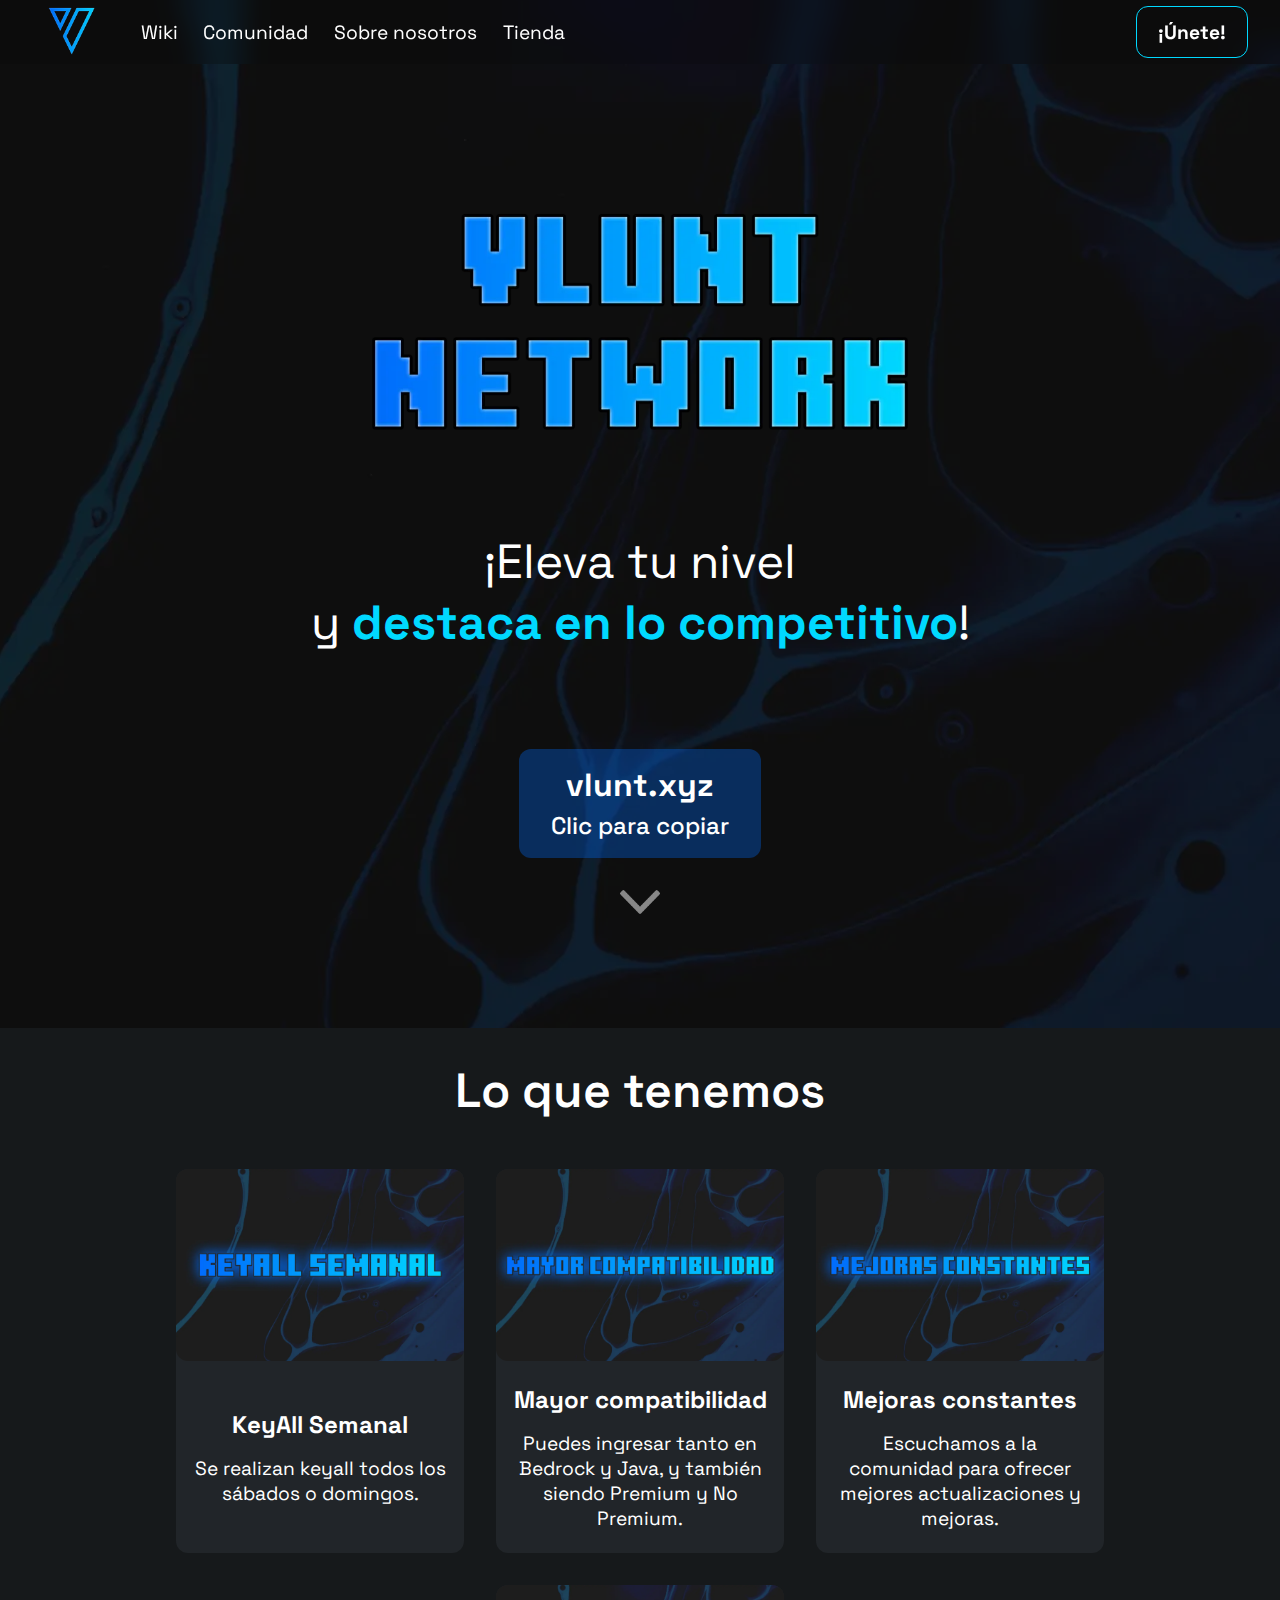
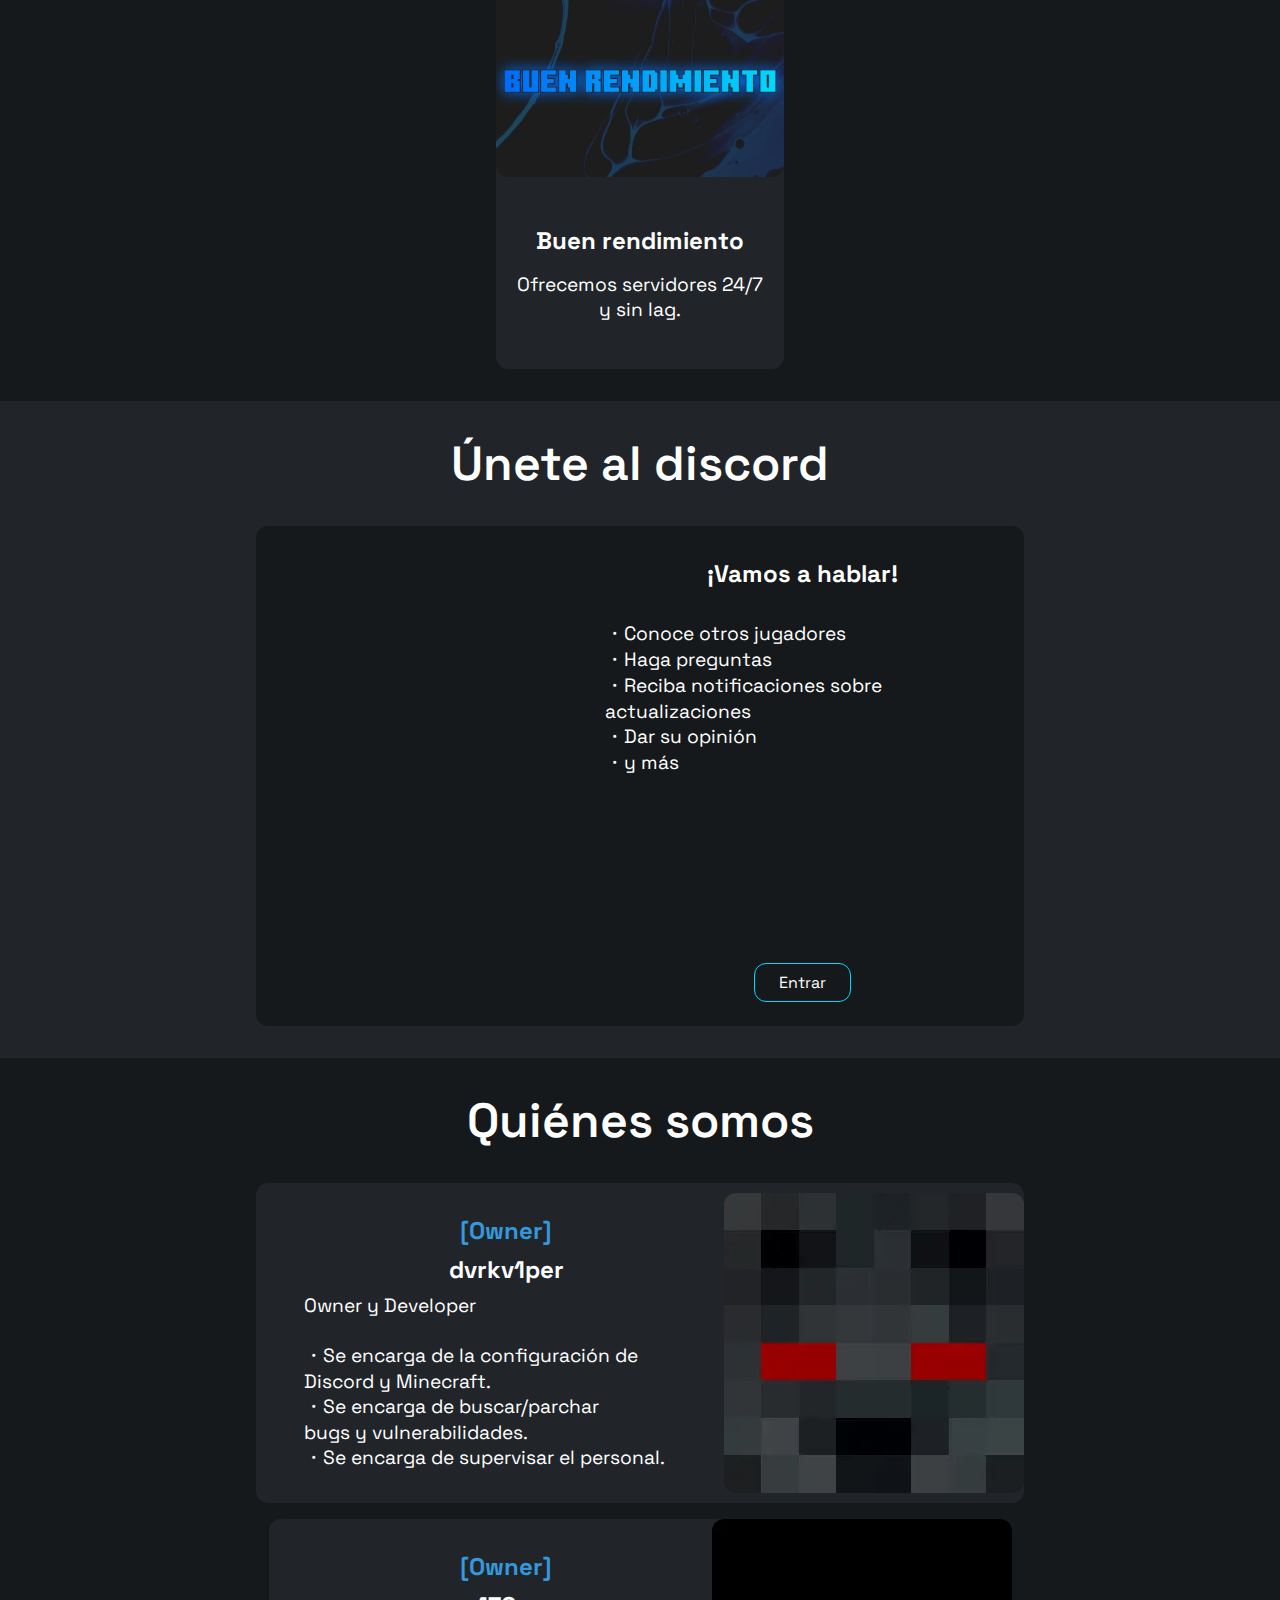
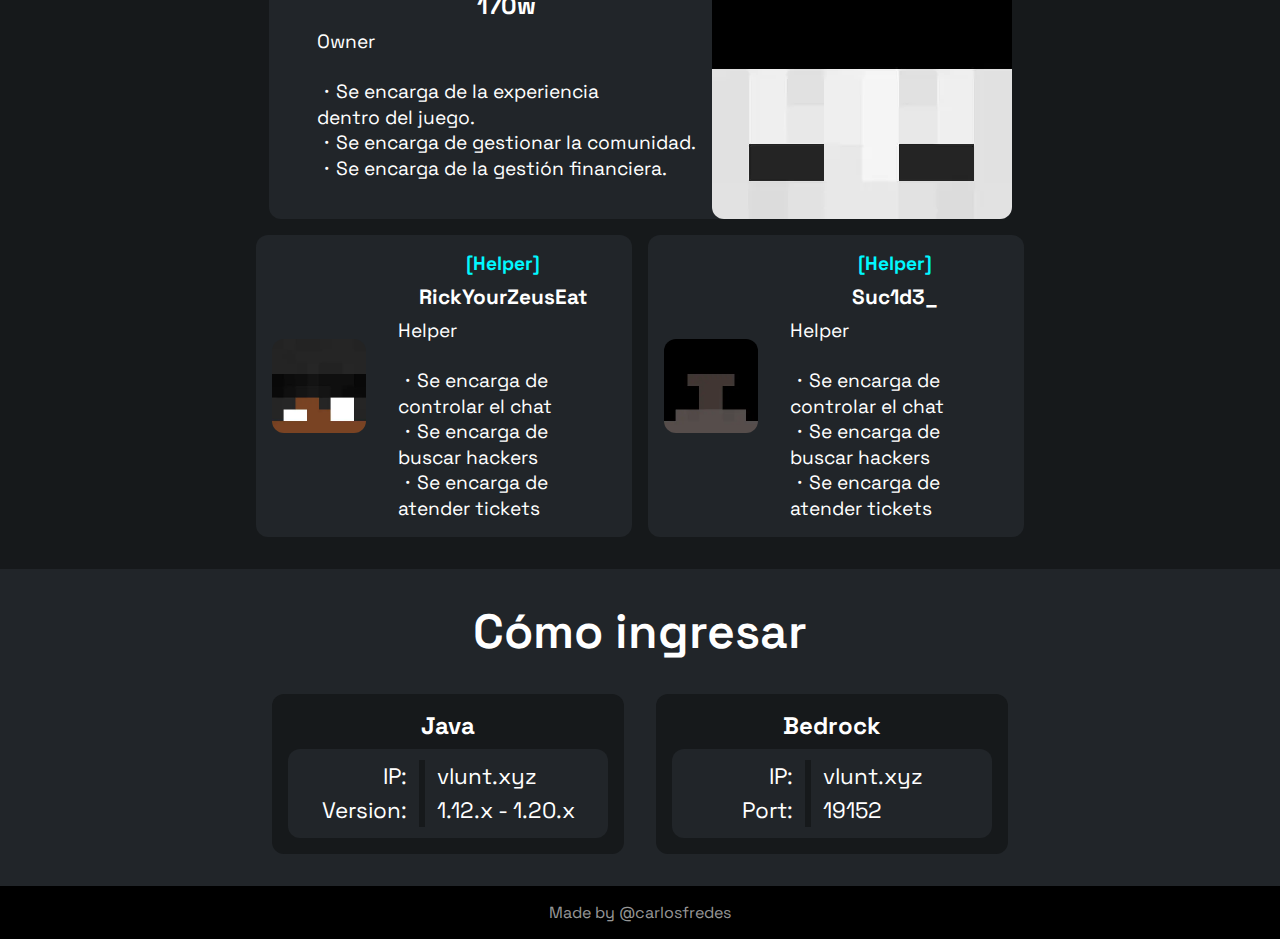
<file: index.html>
<!DOCTYPE html>
<html lang="es">
  <head>
    <meta charset="UTF-8">
    <meta http-equiv="X-UA-Compatible" content="IE=edge">
    <meta name="viewport" content="width=device-width, initial-scale=1.0">
    <title>Vlunt Network | Inicio</title>
    <meta name="description" content="¡Explora nuestro servidor Minecraft en Vlunt Network! Únete a la competencia y construye tu camino hacia la cima. ¡Descubre aventuras emocionantes y una comunidad vibrante hoy mismo!">
    <meta name="author" content="Carlos Fredes">
    <meta name="keywords" content="Vlunt Network, Vlunt, vluntnetwork, Carlos Fredes, Epyc, EpycDev, 170w, dvrkv1per">
    <link rel="icon" href="https://www.vlunt.xyz/media/favicon.webp">
    <meta name="theme-color" content="#00D9FF">
    <meta property="og:title" content="Vlunt Network">
    <meta property="og:site_name" content="Vlunt Website">
    <meta property="og:description" content="¡Explora nuestro servidor Minecraft en Vlunt Network! Únete a la competencia y construye tu camino hacia la cima. ¡Descubre aventuras emocionantes y una comunidad vibrante hoy mismo!">
    <meta property="og:type" content="website">
    <meta property="og:url" content="https://www.vlunt.xyz">
    <meta property="og:image" content="https://www.vlunt.xyz/media/logo_small.webp">
    <link rel="stylesheet" href="media/style.css">
    <link rel="stylesheet" href="https://cdnjs.cloudflare.com/ajax/libs/font-awesome/4.7.0/css/font-awesome.min.css">
</head>
<body>
    <script src="https://ajax.googleapis.com/ajax/libs/jquery/3.5.1/jquery.min.js"></script>
    <nav class="desktop_navbar">
      <a href="#homebutton"><img class="desktop_navbar_logo_img" src="media/logo_small.webp" alt="logo"></a>
      <a href="/wiki/index.html" target="_blank" rel="noopener noreferrer" class="desktop_navbar_link">Wiki</a>
      <a href="#discord" class="desktop_navbar_link scroll">Comunidad</a>
      <a href="#about" class="desktop_navbar_link scroll">Sobre nosotros</a>
      <a href="https://vlunt.tebex.io/" target="_blank" rel="noopener noreferrer" class="desktop_navbar_link scroll">Tienda</a>
      <div class="desktop_navbar_link2_div">
          <a href="#join" class="desktop_navbar_link2 scroll">¡Únete!</a>
      </div>
    </nav>
    <div class="mobile_navbar">
      <a href="#" class="mobile_navbar_logo_img_a"><img class="mobile_navbar_logo_img" src="media/logo_small.webp" alt="logo"></a>
      <div id="mobile_navbar_links">
          <a class="mobile_navbar_link" onclick="mobile_navbar_link_hider()" href="/wiki/index.html" target="_blank" rel="noopener noreferrer">Wiki</a>
          <a class="mobile_navbar_link scroll" onclick="mobile_navbar_link_hider()" href="#discord">Comunidad</a>
          <a class="mobile_navbar_link scroll" onclick="mobile_navbar_link_hider()" href="#about">Sobre nosotros</a>
          <a class="mobile_navbar_link scroll" onclick="mobile_navbar_link_hider()" href="https://vlunt.tebex.io/" target="_blank" rel="noopener noreferrer">Tienda</a>
          <a class="mobile_navbar_link scroll" onclick="mobile_navbar_link_hider()" href="#join">¡Únete!</a>
        </div>
        <div class="icon" onclick="mobile_navbar_link_hider()">
            <i class="fa fa-bars"></i>
        </div>
    </div>
    <div id="homebutton" class="mainflex">
      <div class="main1">
        <a class="main1_logo_a">
          <img class="main1_logo" src="media/logo.webp" alt="logo">
        </a>
        <div class="main1_description">
          <a>¡Eleva tu nivel<br>y</a>
          <a class="main1_actcent">destaca en lo competitivo</a><a>!</a>
        </div>
        <div class="main1_ipcopier_div">
          <button class="main1_ipcopier" onclick="copyText()" type="button">
            <span class="main1_ipcopier_text1">vlunt.xyz</span>
            <br>
            <span class="main1_ipcopier_text2">Clic para copiar</span>
          </button>
        </div>
        <a href="#more" class="scroll">
          <img alt="downarrow" class="main1_downarrow" src="media/downarrow.webp">
        </a>
      </div>
      <div id="more"></div>
      <div class="main2">
        <a class="headline">Lo que tenemos</a>
        <div class="main2_features_div">
          <div class="main2_feature">
            <img class="main2_feature_img" alt="Feature Image" src="media/keyall_semanal.webp">
            <a class="main2_feature_headline">KeyAll Semanal</a>
            <a class="main2_feature_text">Se realizan keyall todos los sábados o domingos.</a>
          </div>
          <div class="main2_feature">
            <img class="main2_feature_img" alt="Feature Image" src="media/mayor_compatibilidad.webp">
            <a class="main2_feature_headline">Mayor compatibilidad</a>
            <a class="main2_feature_text">Puedes ingresar tanto en Bedrock y Java, y también siendo Premium y No Premium.</a>
          </div>
          <div class="main2_feature">
            <img class="main2_feature_img" alt="Feature Image" src="media/mejoras_constantes.webp">
            <a class="main2_feature_headline">Mejoras constantes</a>
            <a class="main2_feature_text">Escuchamos a la comunidad para ofrecer mejores actualizaciones y mejoras.</a>
          </div>
          <div class="main2_feature">
            <img class="main2_feature_img" alt="Feature Image" src="media/buen_rendimiento.webp">
            <a class="main2_feature_headline">Buen rendimiento</a>
            <a class="main2_feature_text">Ofrecemos servidores 24/7 y sin lag.</a>
          </div>
        </div>
      </div>
      <div id="discord"></div>
      <div class="main4">
        <a class="headline">Únete al discord</a>
        <div class="main4_dc_div">
          <iframe class="main4_dc_widget" src="https://discord.com/widget?id=872910636856774667&theme=dark" width="350" height="500" title="discord" sandbox="allow-popups allow-popups-to-escape-sandbox allow-same-origin allow-scripts"></iframe>
          <div class="main4_dc_description_div">
            <a class="main4_dc_description_title">¡Vamos a hablar!</a>
            <a class="main4_dc_description"> ・Conoce otros jugadores <br> ・Haga preguntas <br> ・Reciba notificaciones sobre actualizaciones <br> ・Dar su opinión  <br> ・y más </a>
            <a href="https://discord.gg/vKfqQJxAex" target="_blank" rel="noopener noreferrer" class="main4_dc_button_a">
              <div class="main4_dc_button">Entrar</div>
            </a>
          </div>
        </div>
      </div>
      <div id="about"></div>
      <div class="main5">
        <a class="headline">Quiénes somos</a>
        <div class="main5_admin_div">
          <div class="main5_admins_div main5_admins_dev_type2">
            <img class="main5_admins_img" alt="admin member img" src="media/dvrkv1per.webp">
            <div class="main5_admins_description_div">
              <a class="main5_admins_description_rank main5_admins_description_rank_owner">[Owner]</a>
              <a class="main5_admins_description_title">dvrkv1per</a>
              <a class="main5_admins_description">Owner y Developer<br><br>・Se encarga de la configuración de Discord y Minecraft.<br>・Se encarga de buscar/parchar<br>bugs y vulnerabilidades.<br>・Se encarga de supervisar el personal.</a>
            </div>
          </div>
          <div class="main5_admins_div main5_admins_dev_type2">
            <img class="main5_admins_img" alt="admin member img" src="media/170w.webp">
            <div class="main5_admins_description_div">
              <a class="main5_admins_description_rank main5_admins_description_rank_owner">[Owner]</a>
              <a class="main5_admins_description_title">170w</a>
              <a class="main5_admins_description">Owner<br><br>・Se encarga de la experiencia<br>dentro del juego.<br>・Se encarga de gestionar la comunidad.<br>・Se encarga de la gestión financiera.</a>
            </div>
          </div>
          <!-- <div class="main5_admins_div main5_admins_dev_type1">
            <img class="main5_admins_img" alt="admin member img" src="media/member_placeholder.webp">
            <div class="main5_admins_description_div">
              <a class="main5_admins_description_rank main5_admins_description_rank_admin">[Admin]</a>
              <a class="main5_admins_description_title" href="https://example.com">Admin Name</a>
              <a class="main5_admins_description">Admin<br>description</a>
            </div>
          </div> -->
        </div>
        <div class="main5_supporter_div">
          <div class="main5_supporters_div">
            <img class="main5_supporters_img" alt="supporters member img" src="media/RickYourZeusEat.webp">
            <div class="main5_supporters_description_div">
              <a class="main5_supporters_description_rank main5_supporters_description_rank_supporter">[Helper]</a>
              <a class="main5_supporters_description_title">RickYourZeusEat</a>
              <a class="main5_supporters_description">Helper<br><br>・Se encarga de controlar el chat<br>・Se encarga de buscar hackers<br>・Se encarga de atender tickets</a>
            </div>
          </div>
          <div class="main5_supporters_div">
            <img class="main5_supporters_img" alt="supporters member img" src="media/Suc1d3_.webp">
            <div class="main5_supporters_description_div">
              <a class="main5_supporters_description_rank main5_supporters_description_rank_supporter">[Helper]</a>
              <a class="main5_supporters_description_title">Suc1d3_</a>
              <a class="main5_supporters_description">Helper<br><br>・Se encarga de controlar el chat<br>・Se encarga de buscar hackers<br>・Se encarga de atender tickets</a>
            </div>
          </div>
        </div>
      </div>
      <div id="join"></div>
      <div class="main3">
        <a class="headline">Cómo ingresar</a>
        <div class="main3_join_div_div">
          <div class="main3_join_div">
            <a class="main3_join_title">Java</a>
            <div class="main3_join_content_div">
              <div class="main3_join_categories">
                <a>IP:</a>
                <a>Version:</a>
              </div>
              <div class="main3_join_values">
                <a>vlunt.xyz</a>
                <a>1.12.x - 1.20.x</a>
              </div>
            </div>
          </div>
          <div class="main3_join_div">
            <a class="main3_join_title">Bedrock</a>
            <div class="main3_join_content_div">
              <div class="main3_join_categories">
                <a>IP:</a>
                <a>Port:</a>
              </div>
              <div class="main3_join_values">
                <a>vlunt.xyz</a>
                <a>19152</a>
              </div>
            </div>
          </div>
        </div>
      </div>
    </div>
    <footer class="copyright_div">
      <a href="https://carlosfredes.github.io/" target="_blank" rel="noopener noreferrer" class="copyright">Made by @carlosfredes</a>
    </footer>
    <script src="script.js"></script>
  </body>
</html>
</file>
<file: media/style.css>
* {
    scroll-behavior: smooth;
}

:root {
    --nice-padding: 6rem;
    --roundness: 0.75rem;
    --accent1: #00d9ff;
    --accent2: #006cfb;
    --accent2_transp: #006cfb55;
    --background1: #212529;
    --background2: #16191b;


    color-scheme: dark;
}
@font-face {
	font-family: 'SpaceGrotesk-Medium';
	src: url('./fonts/SpaceGrotesk-Medium.ttf') format('truetype');
	font-display: swap;
}
    @font-face {
		font-family: 'SpaceGrotesk-Light';
		src: url('./fonts/SpaceGrotesk-Light.ttf') format('truetype');
		font-display: swap;
	}
    @font-face {
		font-family: 'SpaceGrotesk-Regular';
		src: url('./fonts/SpaceGrotesk-Regular.ttf') format('truetype');
		font-display: swap;
	}
	@font-face {
		font-family: 'SpaceGrotesk-SemiBold';
		src: url('./fonts/SpaceGrotesk-SemiBold.ttf') format('truetype');
		font-display: swap;
	}
    @font-face {
		font-family: 'SpaceGrotesk-Bold';
		src: url('./fonts/SpaceGrotesk-Bold.ttf') format('truetype');
		font-display: swap;
	}

span {
    font-family: 'SpaceGrotesk-Medium', sans-serif;
}

body {
    font-family:'SpaceGrotesk-Regular', sans-serif;
    background-color: var(--background1);
    color: white;
    margin:0px;
}


#more {
    padding-top:5rem;
    margin-top: -5rem;
}
#discord {
    padding-top:5rem;
    margin-top: -5rem;
}
#about {
    padding-top:5rem;
    margin-top: -5rem;
}
#join {
    padding-top:5rem;
    margin-top: -5rem;
}


.banner {
    display: flex;
    position: fixed;
    background-color: #ff000099;
    width: 100%;
    height: 3rem;
    z-index: 10;
    font-size: 2rem;
    font-family: 'SpaceGrotesk-SemiBold', sans-serif;
    font-weight: 600;
    justify-content: center;
    backdrop-filter: blur(15px);
    align-content: center;
    padding-top: .4rem;
}



.headline {
    margin-top: 2rem;
    color: #fff;
    font-size:3rem;
    text-align: center;
    font-family: 'SpaceGrotesk-SemiBold', sans-serif;
    font-weight: 600;
}

.desktop_navbar {
    position:fixed;
    display: flex;
    height: 4rem;
    width: 100%;
    top: 0;
    right: 0;
    left: 0;
    bottom:0;
    background-color: #00000022;
    backdrop-filter: blur(15px);
    z-index: 5;
    align-items: center;
    justify-content: center;
    flex-direction: row;
}

.desktop_navbar_logo_img {
    width: 5rem;
    padding-left: 2rem;
    padding-right: 1rem;
}

.desktop_navbar_link {
    font-size: 1.2rem;
    padding: .8rem;
    transition: all .5s;
    text-decoration: none;
    color: #fff;
    text-align: center;
}
.desktop_navbar_link:hover {
    color: var(--accent1);
}

.desktop_navbar_link2 {
    padding:.5rem;
    color: #fff;
    text-decoration: none;
    text-align: center;
}
.desktop_navbar_link2_div {
    font-size: 1.2rem;
    padding: .8rem;
    transition: all .5s;
    margin-left: auto;
    margin-right: 2rem;
    font-family: 'SpaceGrotesk-Bold', sans-serif;
    font-weight: 700;
    border: solid 1px var(--accent1);
    border-radius: var(--roundness);
    text-align: center;
}
.desktop_navbar_link2_div:hover {
    border: solid 1px var(--accent2);
    background-color: var(--accent2);
    transform: scale(1.05)
}

.mobile_navbar {
    display: none;
    overflow: hidden;
    background-color: #00000033;
    backdrop-filter: blur(15px);
    position: fixed;
    width: 100%;
    z-index: 5;
    flex-direction: row;
    min-height: 53px;
}

.mobile_navbar_logo_img {
    position: absolute;
    display: block;
    height: 42px;
    padding-left: .5rem;
    top: 0;
    left: 0;
    padding-top: 3.5px;
}

.mobile_navbar #mobile_navbar_links {
    display: none;
    margin-top: 53px;
    flex-direction: column;
    align-items: center;
    width: 100%;
    background-color: #00000011;
}

.mobile_navbar_link {
    padding:.5rem;
}

.mobile_navbar a {
    color: white;
    text-decoration: none;
    font-size: 17px;
    display: block;
}

.mobile_navbar .icon {
    background-color: #00000044;
    display: block;
    position: absolute;
    right: 0;
    top: 0;
    padding: 16px;
}

.mobile_navbar_logo_img_a {
    display: block;
    background-color: #00000022;
} 



.mainflex {
    display: flex;
    align-items: center;
    align-content: center;
    justify-content: center;
    flex-direction: column;
}

.main1 {
    padding-top: calc(var(--nice-padding) + 2rem);
    display:flex;
    width: 100%;
    height: 100vh;
    align-self: center;
    flex-direction: column;
    align-items: center;
    align-content: center;
    justify-content: center;
    background: rgba(0, 0, 0, .5) url('bg.webp');
    background-blend-mode: darken;
    background-repeat: no-repeat;
    background-position: 50% 50%;
}

.main1_logo_a {
    margin-bottom: var(--nice-padding);
    cursor: default;
}

.main1_logo {
    display: block;
    align-self: center;
    margin-left:auto;
    margin-right: auto;
    transition: all .5s;
    max-width: 40rem;
}
.main1_logo:hover {
    transform: scale(1.05)
}

.main1_description {
    text-align: center;
    font-size:3rem;
    margin-bottom: var(--nice-padding);
    margin-left: 1rem;
    margin-right: 1rem;
}

.main1_actcent {
    font-family: 'SpaceGrotesk-Bold', sans-serif;
    font-weight: 800;
    color:var(--accent1);
}

.main1_ipcopier {
    padding: 1rem;
    padding-left: 2rem;
    padding-right: 2rem;
    font-size: 2rem;
    background-color: var(--accent2_transp);
    border: 0px;
    border-radius: var(--roundness);
    color: white;
    transition: all .5s;
    cursor:pointer;
    position: relative;
}

.main1_ipcopier:hover {
    background-color: var(--accent2);
    transform: scale(1.05)
}

.main1_ipcopier_text1 {
    font-size:2rem;
    font-family: 'SpaceGrotesk-Bold', sans-serif;
    font-weight: 800;
}

.main1_ipcopier_text2 {
    font-size:1.5rem;
}

.main1_popup {
    position: absolute;
    left: 50%;
    transform: translate(-50%, -0%);
    text-align: center;
    background-color: rgba(0, 217, 255, 0.1);
    border:solid rgba(0, 217, 255, 1) 1px;
    color: #fff;
    border-radius: var(--roundness);
    z-index: 9999;
    padding-left: 1rem;
    padding-right: 1rem;
    margin-top: -10.5rem;
}

.main1_downarrow {
    opacity: 50%;
    height: 1.5rem;
    padding:2rem;
    transition: all .5s;
}

.main1_downarrow:hover {
    opacity: 100%;
    transform: scale(1.05)
}

.main2 {
    display: flex;
    justify-content: center;
    flex-direction: column;
    align-content: center;
    padding-bottom: 1rem;
    background-color: var(--background2);
    width: 100%;
}



.main2_features_div {
    padding-top: 2rem;
    display:flex;
    align-items: center;
    justify-content: center;
    flex-wrap:wrap;
}

.main2_feature {
    display: flex;
    background-color: var(--background1);
    height: 24rem;
    width: 18rem;
    margin: 1rem;
    border-radius: var(--roundness);
    transition: all .5s;
    flex-direction: column;
}

.main2_feature:hover {
    background-color: #00000099;
    transform: scale(1.05)
}

@media (max-width: 1599px) {
    .main2_features_div {
      margin-left: 10rem;
      margin-right: 10rem;
    }
  }
@media (max-width: 1279px) {
    .main2_features_div {
      margin-left: 0rem;
      margin-right: 0rem;
    }
  }


.main2_feature_img {
    width: 100%;
    height: 50%;
    object-fit: cover;
    border-radius: var(--roundness);
}

.main2_feature_headline {
    margin-top: 1rem;
    text-align: center;
    font-size:1.5rem;
    font-family: 'SpaceGrotesk-Bold', sans-serif;
    font-weight: 700;
    margin-top: auto;
}

.main2_feature_text {
    margin:1rem;
    text-align: center;
    font-size:1.2rem;
    margin-bottom: auto;
}


.main4 {
    min-height: 10rem;
    width:100%;
    display: flex;
    justify-content: center;
    flex-direction: column;
    align-items: center;
}

.main4_dc_widget {
    border-radius: var(--roundness);
    border: 0;
}

.main4_dc_div {
    margin: 2rem;
    display: flex;
    flex-direction: row;
    background-color: var(--background2);
    border-radius: var(--roundness);
    max-width: 48rem;
}

.main4_dc_description_div {
    display: flex;
    flex-direction: column;
}

.main4_dc_description_title {
    margin: 2rem;
    text-align: center;
    font-size:1.5rem;
    font-family: 'SpaceGrotesk-Bold', sans-serif;
    font-weight: 700;

}


.main4_dc_description {
    margin-left:1.5rem;
    margin-right:1.5rem;
    margin-bottom:1.5rem;
    font-size:1.2rem;
}
.main4_dc_button_a{
    text-decoration: none;
    color: #fff;
    text-align: center;
    border: solid var(--accent1) 1px;
    border-radius: var(--roundness);
    margin-top: auto;
    margin-left: auto;
    margin-right: auto;
    margin-bottom: 1.5rem;
    transition: all .5s;
}
.main4_dc_button_a:hover{
    border: solid 1px var(--accent2);
    background-color: var(--accent2);
    transform: scale(1.05)
}
.main4_dc_button {
    padding:.5rem;
    padding-left: 1.5rem;
    padding-right: 1.5rem;
}




.main5 {
    background-color: var(--background2);
    min-height: 10rem;
    width:100%;
    display: flex;
    justify-content: center;
    flex-direction: column;
    align-items: center;
}

.main5_admin_div{
    display: flex;
    flex-direction: column;
    align-items: center;
    padding: 1rem 1rem .5rem 1rem;
}
.main5_admins_div{
    display: flex;
    max-width: 46rem;
    min-height: 18rem;
    background-color: var(--background1);
    border-radius: var(--roundness);
    margin-top: 1rem;
    margin-right: 1rem;
    margin-left: 1rem;
}
.main5_admins_dev_type1 {
    flex-direction:row;
    padding-right: 2rem;
}
.main5_admins_dev_type2 {
    flex-direction: row-reverse;
    padding-left: 2rem;
}

.main5_admins_img {
    border-radius: var(--roundness);
    max-width: 45%;
    max-height: 100%;
    align-self: center;
}
.main5_admins_description_div {
    display: flex;
    justify-content: center;
    justify-self: center;
    max-width: 60%;
    padding-top: 2rem;
    padding-bottom: 2rem;
    flex-direction: column;
    padding-left: 1rem;
    padding-right: 1rem;
    margin-left: auto;
    margin-right: auto;
}
.main5_admins_description_rank {
    text-align: center;
    font-size:1.5rem;
    font-family: 'SpaceGrotesk-Bold', sans-serif;
    font-weight: 700;
    margin-bottom: .5rem;
}
.main5_admins_description_rank_owner {
    color: #3498db;
}
.main5_admins_description_rank_admin {
    color: #f82f2f;
}
.main5_admins_description_title {
    text-align: center;
    font-size:1.5rem;
    font-family: 'SpaceGrotesk-Bold', sans-serif;
    font-weight: 700;
    color: #fff;
    text-decoration: none;
    transition: all .5s;
    margin-bottom: .5rem;
}
.main5_admins_description_title:hover {
    color: var(--accent1);
    transform: scale(1.05)
}

.main5_admins_description {
    margin-bottom: auto;
    font-size:1.2rem;
}


.main5_supporter_div {
    display: flex;
    max-width: 825px;
    justify-content: center;
    align-items: center;
    flex-direction:row;
    flex-wrap: wrap;
    margin-bottom: 1.5rem;
}

.main5_supporters_div {
    width: 23.5rem;
    min-height: 16rem;
    background-color: var(--background1);
    border-radius: var(--roundness);
    margin: .5rem;
    display: flex;
}

.main5_supporters_img {
    border-radius: var(--roundness);
    max-width: 25%;
    max-height: 100%;
    align-self: center;
    margin: 1rem;
}
.main5_supporters_description_div {
    display: flex;
    justify-content: center;
    width: 100%;
    padding: 1rem 1.5rem 1rem 1rem;
    flex-direction: column;
}
.main5_supporters_description_rank {
    text-align: center;
    font-size:1.2rem;
    font-family: 'SpaceGrotesk-Bold', sans-serif;
    font-weight: 700;
    margin-bottom: .5rem;
}
.main5_supporters_description_rank_supporter {
    color: #00f8ff;
}
.main5_supporters_description_title {
    text-align: center;
    font-size:1.3rem;
    font-family: 'SpaceGrotesk-Bold', sans-serif;
    font-weight: 700;
    color: #fff;
    text-decoration: none;
    transition: all .5s;
    margin-bottom: .5rem;
}
.main5_supporters_description_title:hover {
    color: var(--accent1);
    transform: scale(1.05)
}

.main5_supporters_description {
    font-size:1.2rem;
    margin-bottom: auto;
}





.main3 {
    background-color: var(--background1);
    min-height: 10rem;
    width:100%;
    display: flex;
    justify-content: center;
    flex-direction:column;
}

.main3_join_div_div {
    display: flex;
    flex-direction: row;
    justify-content: center;
    flex-wrap: wrap-reverse;
    margin: 1rem;
}

.main3_join_div {
    display: flex;
    flex-direction: column;
    width: 20rem;
    height: 8rem;
    background-color: var(--background2);
    border-radius: var(--roundness);
    margin: 1rem;
    padding: 1rem;
}

.main3_join_title {
    text-align: center;
    font-size:1.5rem;
    font-family: 'SpaceGrotesk-Bold', sans-serif;
    font-weight: 700;
    color: #fff;
    text-decoration: none;
    transition: all .5s;
    margin-bottom: .5rem;
}

.main3_join_content_div {
    display: flex;
    flex-direction: row;
    background-color: var(--background1);
    height: 100%;
    border-radius: var(--roundness);
    align-items: center;
    justify-content: center;
}

.main3_join_categories {
    display: flex;
    flex-direction: column;
    text-align: right;
    font-size:1.4rem;
    line-height: 1.5;
    border-right: 3px solid var(--background2);
    padding-right: .75rem;
}
.main3_join_values {
    display: flex;
    flex-direction: column;
    text-align: left;
    font-size:1.4rem;
    line-height: 1.5;
    border-left: 3px solid var(--background2);
    padding-left: .75rem;
}







/* Copyright Text */

.copyright {
    color: #ffffff99;
    text-decoration: none;
}

.copyright_div {
    display: flex;
    justify-content: center;
    padding: 16px;
    width:auto;
    background-color: #000;
}




@media only screen and (max-width: 600px) {
    .main1 {
        background: rgba(0, 0, 0, .5) url('bg-mobile.webp');
    }
    .desktop_navbar{
        display:none;
    }
    .mobile_navbar{
        display:flex;
    }
    .headline {
        font-size:1.9rem;
        margin-right: 1rem;
        margin-left: 1rem;
    }
    .main1_logo {
        max-width: 16rem;
    }
    .main1_description {
        font-size: 2.5rem;
        margin-bottom: 2rem;
    }
    .main1_ipcopier {
        display: none;
    }
    .main5_admins_img {
        align-self: center;
        padding-top: 1rem;
    }
    .main5_admins_div{
        flex-direction: column;
        min-height: 0;
    }
    .main5_admins_description_div {
        max-width: 100%;
        padding: 2rem;
    }
    .main4_dc_div {
        flex-direction: column;
    }
    .main4_dc_widget {
        height: 20rem;
        width: 100%;
    }
    .main3_join_div {
        min-width: 20rem;
        min-height: 9rem;
    }
    .main3_join_content_div {
        padding:1rem;
    }
    .main5_admins_dev_type1 {
        padding-right: 0;
    }
    .main5_admins_dev_type2 {
        padding-left: 0;
    }
}
@media only screen and (max-width: 360px) {
    .main1 {
        background: rgba(0, 0, 0, .5) url('bg-mobile.webp');
    }
    .main3_join_categories {
        font-size:1rem;
    }
    .main3_join_values {
        font-size:1rem;
    }
    .main3_join_div {
        min-width: 10rem;
        padding: .5rem;
    }
    .main3_join_div_div {
        margin: .25rem;
    }
}
</file>
